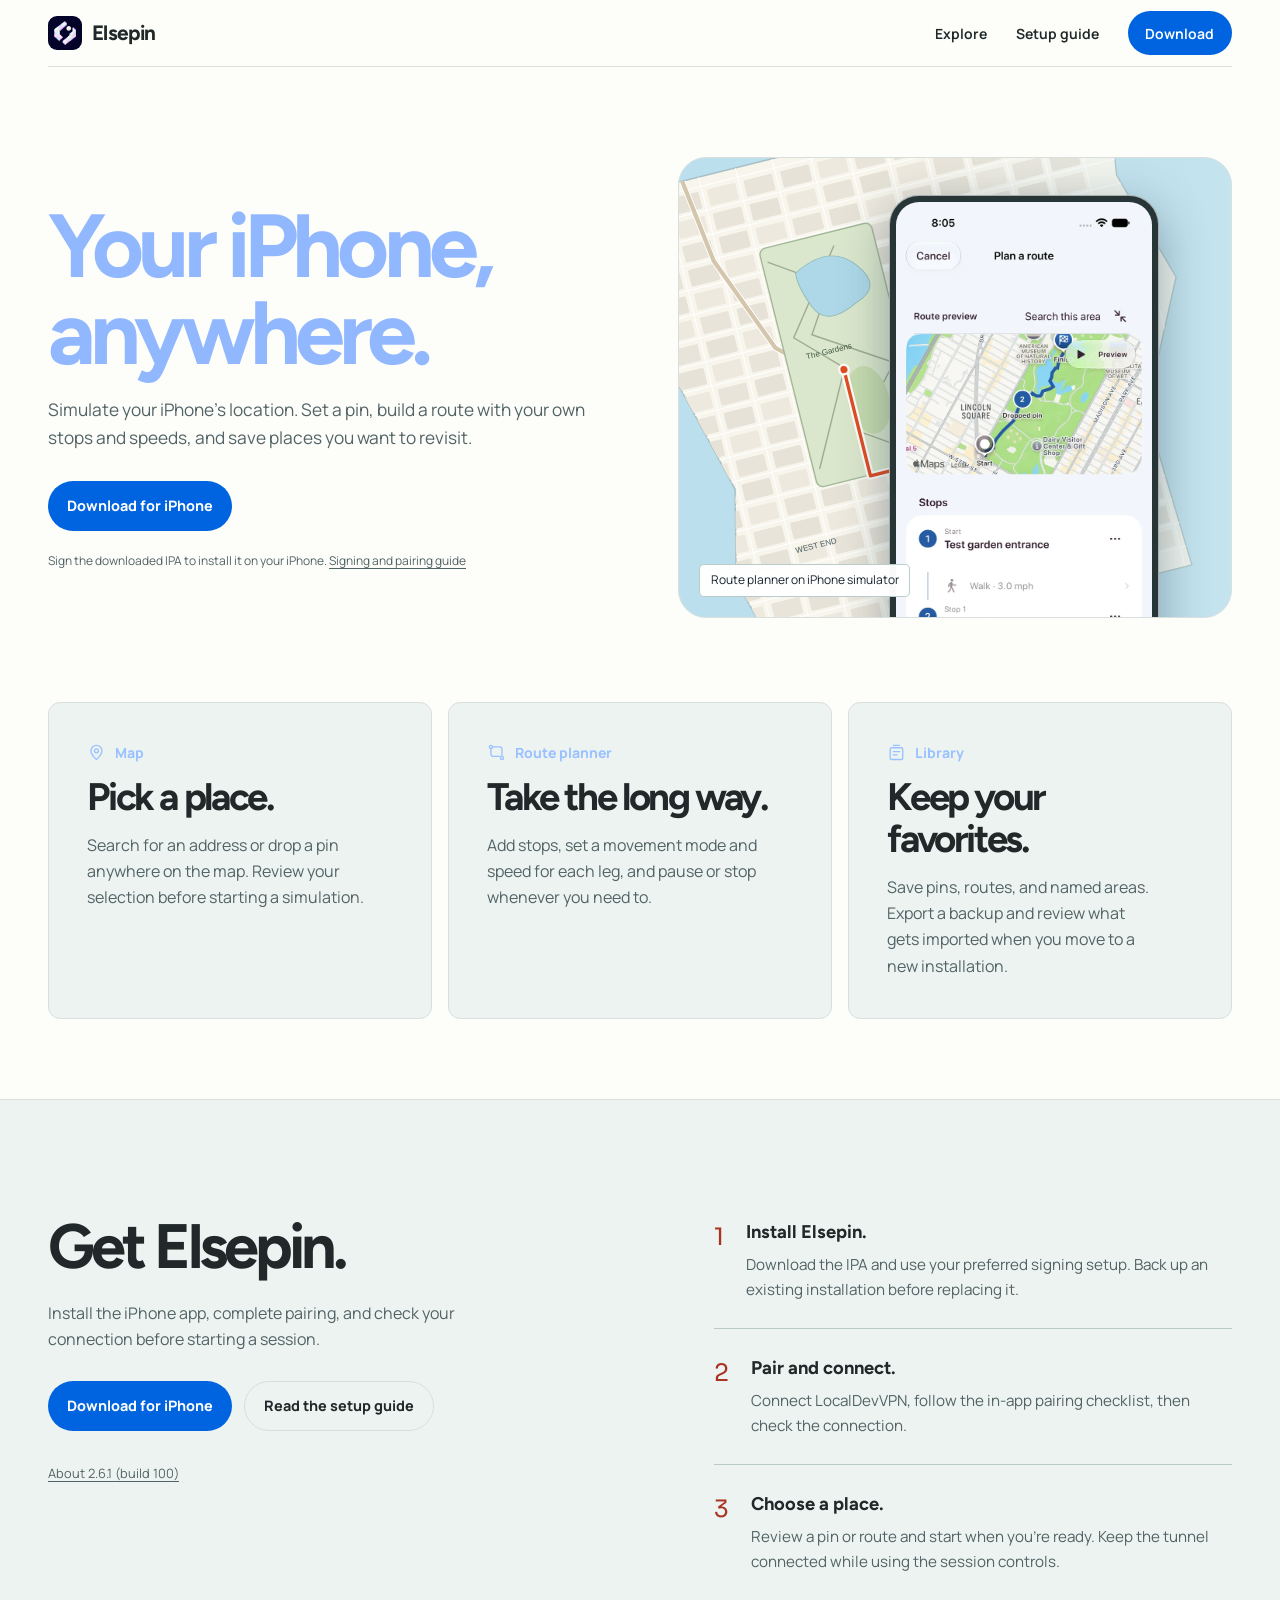
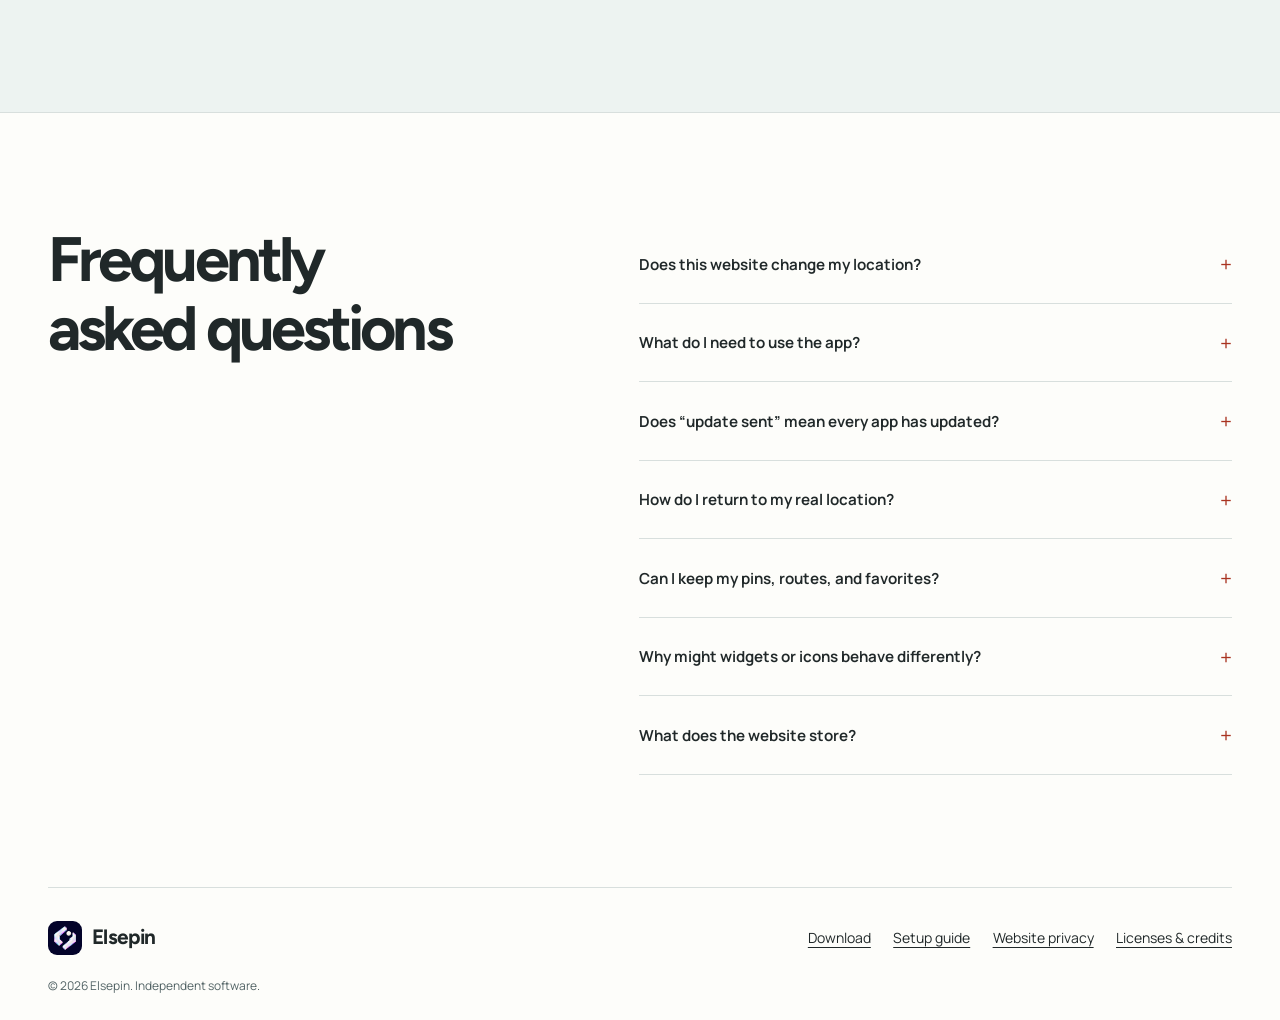
<file: website/index.html>
<!doctype html>
<html lang="en">
<head>
  <meta charset="utf-8">
  <meta name="viewport" content="width=device-width,initial-scale=1,viewport-fit=cover">
  <meta name="theme-color" content="#fdfdfa">
  <title>Elsepin — Location Simulator for iPhone</title>
  <meta name="description" content="Simulate a location on your iPhone with Elsepin. Choose a pin, plan a route with custom speeds and stops, and save your favorite places.">
  <link rel="canonical" href="https://elsepin.onrender.com/">
  <meta property="og:type" content="website">
  <meta property="og:site_name" content="Elsepin">
  <meta property="og:title" content="Elsepin — Location Simulator for iPhone">
  <meta property="og:description" content="Choose a pin, plan a route with custom speeds and stops, and save your favorite places.">
  <meta property="og:url" content="https://elsepin.onrender.com/">
  <meta property="og:image" content="https://elsepin.onrender.com/assets/social-preview.jpg">
  <meta property="og:image:width" content="1200">
  <meta property="og:image:height" content="630">
  <meta property="og:image:alt" content="Elsepin app icon and a route planner on iPhone">
  <meta name="twitter:card" content="summary_large_image">
  <link rel="icon" type="image/png" href="assets/prism.png">
  <link rel="apple-touch-icon" href="assets/prism.png">
  <link rel="preload" href="fonts/manrope.ttf" as="font" type="font/ttf" crossorigin>
  <link rel="preload" href="fonts/sora.ttf" as="font" type="font/ttf" crossorigin>
  <link rel="stylesheet" href="styles.css">
  <script defer src="app.js"></script>
</head>
<body class="landing">
<a tabindex="0" class="skip" href="#main">Skip to content</a>
<header class="site-header shell">
  <a tabindex="0" class="wordmark" href="index.html" aria-label="Elsepin home"><img src="assets/prism.png" width="38" height="38" alt="">Elsepin</a>
  <button class="nav-toggle" type="button" aria-expanded="false" aria-controls="navigation">Menu <svg class="icon" aria-hidden="true"><use href="symbols.svg#menu"/></svg></button>
  <nav id="navigation" aria-label="Main navigation">
    <a tabindex="0" href="#experience">Explore</a><a tabindex="0" href="guide.html">Setup guide</a>
    <a tabindex="0" class="nav-cta" href="/downloads/Elsepin-2.6.1-build100.ipa" download>Download</a>
  </nav>
</header>
<main id="main" tabindex="-1">
<section class="hero" aria-labelledby="hero-title">
  <div class="shell hero-content">
    <div class="hero-copy">
      <h1 id="hero-title">Your iPhone, anywhere.</h1>
      <p class="lead">Simulate your iPhone’s location. Set a pin, build a route with your own stops and speeds, and save places you want to revisit.</p>
      <div class="actions">
        <a tabindex="0" class="button pale" href="/downloads/Elsepin-2.6.1-build100.ipa" download>Download for iPhone</a>
        
      </div>
      <p class="small-note">Sign the downloaded IPA to install it on your iPhone. <a tabindex="0" href="guide.html">Signing and pairing guide</a></p>
    </div>
    <figure class="hero-product">
      <div class="hero-map-scene" aria-hidden="true"><img class="hero-map-image" src="city-map.svg" width="1400" height="1050" alt=""></div>
      <div class="hero-device"><img src="assets/route-planner.webp" width="660" height="1435" alt="Elsepin’s route planner showing a mapped route, walking speed, and a one-minute stop" fetchpriority="high"></div>
      <figcaption>Route planner on iPhone simulator</figcaption>
    </figure>
  </div>
</section>
<section id="experience" class="feature-grid shell" aria-label="Explore how Elsepin works">
    <article class="feature-card" data-story="0"><div><span class="story-feature"><svg class="icon" aria-hidden="true"><use href="symbols.svg#pin"/></svg>Map</span><h2>Pick a place.</h2><p>Search for an address or drop a pin anywhere on the map. Review your selection before starting a simulation.</p></div></article>
    <article class="feature-card" data-story="1"><div><span class="story-feature"><svg class="icon" aria-hidden="true"><use href="symbols.svg#route"/></svg>Route planner</span><h2>Take the long way.</h2><p>Add stops, set a movement mode and speed for each leg, and pause or stop whenever you need to.</p></div></article>
    <article class="feature-card" data-story="2"><div><span class="story-feature"><svg class="icon" aria-hidden="true"><use href="symbols.svg#library"/></svg>Library</span><h2>Keep your favorites.</h2><p>Save pins, routes, and named areas. Export a backup and review what gets imported when you move to a new installation.</p></div></article>
</section>
  <section id="setup" class="setup-section section-space" aria-labelledby="setup-title"><div class="shell setup">
    <div><h2 id="setup-title">Get Elsepin.</h2><p>Install the iPhone app, complete pairing, and check your connection before starting a session.</p><div class="actions"><a tabindex="0" class="button pale" href="/downloads/Elsepin-2.6.1-build100.ipa" download>Download for iPhone</a><a tabindex="0" class="button ghost" href="guide.html">Read the setup guide</a></div><div class="release-note"><a tabindex="0" href="guide.html#version">About 2.6.1 (build 100)</a></div></div>
    <ol class="setup-steps"><li><span>1</span><div><h3>Install Elsepin.</h3><p>Download the IPA and use your preferred signing setup. Back up an existing installation before replacing it.</p></div></li><li><span>2</span><div><h3>Pair and connect.</h3><p>Connect LocalDevVPN, follow the in-app pairing checklist, then check the connection.</p></div></li><li><span>3</span><div><h3>Choose a place.</h3><p>Review a pin or route and start when you’re ready. Keep the tunnel connected while using the session controls.</p></div></li></ol>
  </div></section>

  <section class="faq shell section-space" id="faq" aria-labelledby="faq-title"><div><h2 id="faq-title">Frequently asked questions</h2></div><div>
    <details><summary>Does this website change my location?</summary><p>No. The map on this website is an illustration. The site does not request your location, connect to your iPhone, or start a real session.</p></details>
    <details><summary>What do I need to use the app?</summary><p>An iPhone with a compatible signed installation, LocalDevVPN, and a valid pairing. Signing permissions and iOS behavior matter; a downloaded IPA alone is not a complete setup. Follow the <a tabindex="0" href="guide.html">setup guide</a> and the release’s requirements.</p></details>
    <details><summary>Does “update sent” mean every app has updated?</summary><p>No. Session status describes Elsepin’s own connection and updates. Another app may still show an older location. Optional provider checks show a reported location and its age; they do not guarantee a fresh update. Find My Devices and Find My People are different, and People support is not a promised working feature.</p></details>
    <details><summary>How do I return to my real location?</summary><p>Use <strong>Stop spoofing</strong> and wait for confirmation. If Elsepin can’t clear the location, connect to Wi-Fi, reconnect LocalDevVPN, and try again. Connecting to another device’s Wi-Fi hotspot can also work. Closing or force-quitting Elsepin doesn’t confirm that it cleared. Check the location in another app too.</p></details>
    <details><summary>Can I keep my pins, routes, and favorites?</summary><p>The app has a saved library and backup import/export. Before changing your installation or signing identity, export a backup. Imports let you review individual changes; keep pairing files private and separate.</p></details>
    <details><summary>Why might widgets or icons behave differently?</summary><p>Your signing setup must retain the extension and supported capabilities. Saved-location widgets need shared App Group access. Re-signing can affect those permissions and alternate icons; the website preview cannot verify your installation.</p></details>
    <details><summary>What does the website store?</summary><p>The site code has no analytics, account forms, or location requests. Hosting providers may retain normal request logs. <a tabindex="0" href="privacy.html">Read the website privacy note.</a></p></details>
  </div></section>
</main>
<footer class="site-footer shell"><a tabindex="0" class="wordmark" href="index.html"><img src="assets/prism.png" width="38" height="38" alt="">Elsepin</a><nav aria-label="Footer"><a tabindex="0" href="/downloads/Elsepin-2.6.1-build100.ipa" download>Download</a><a tabindex="0" href="guide.html">Setup guide</a><a tabindex="0" href="privacy.html">Website privacy</a><a tabindex="0" href="licenses.txt">Licenses & credits</a></nav><small>© 2026 Elsepin. Independent software.</small></footer>

</body>
</html>
</file>
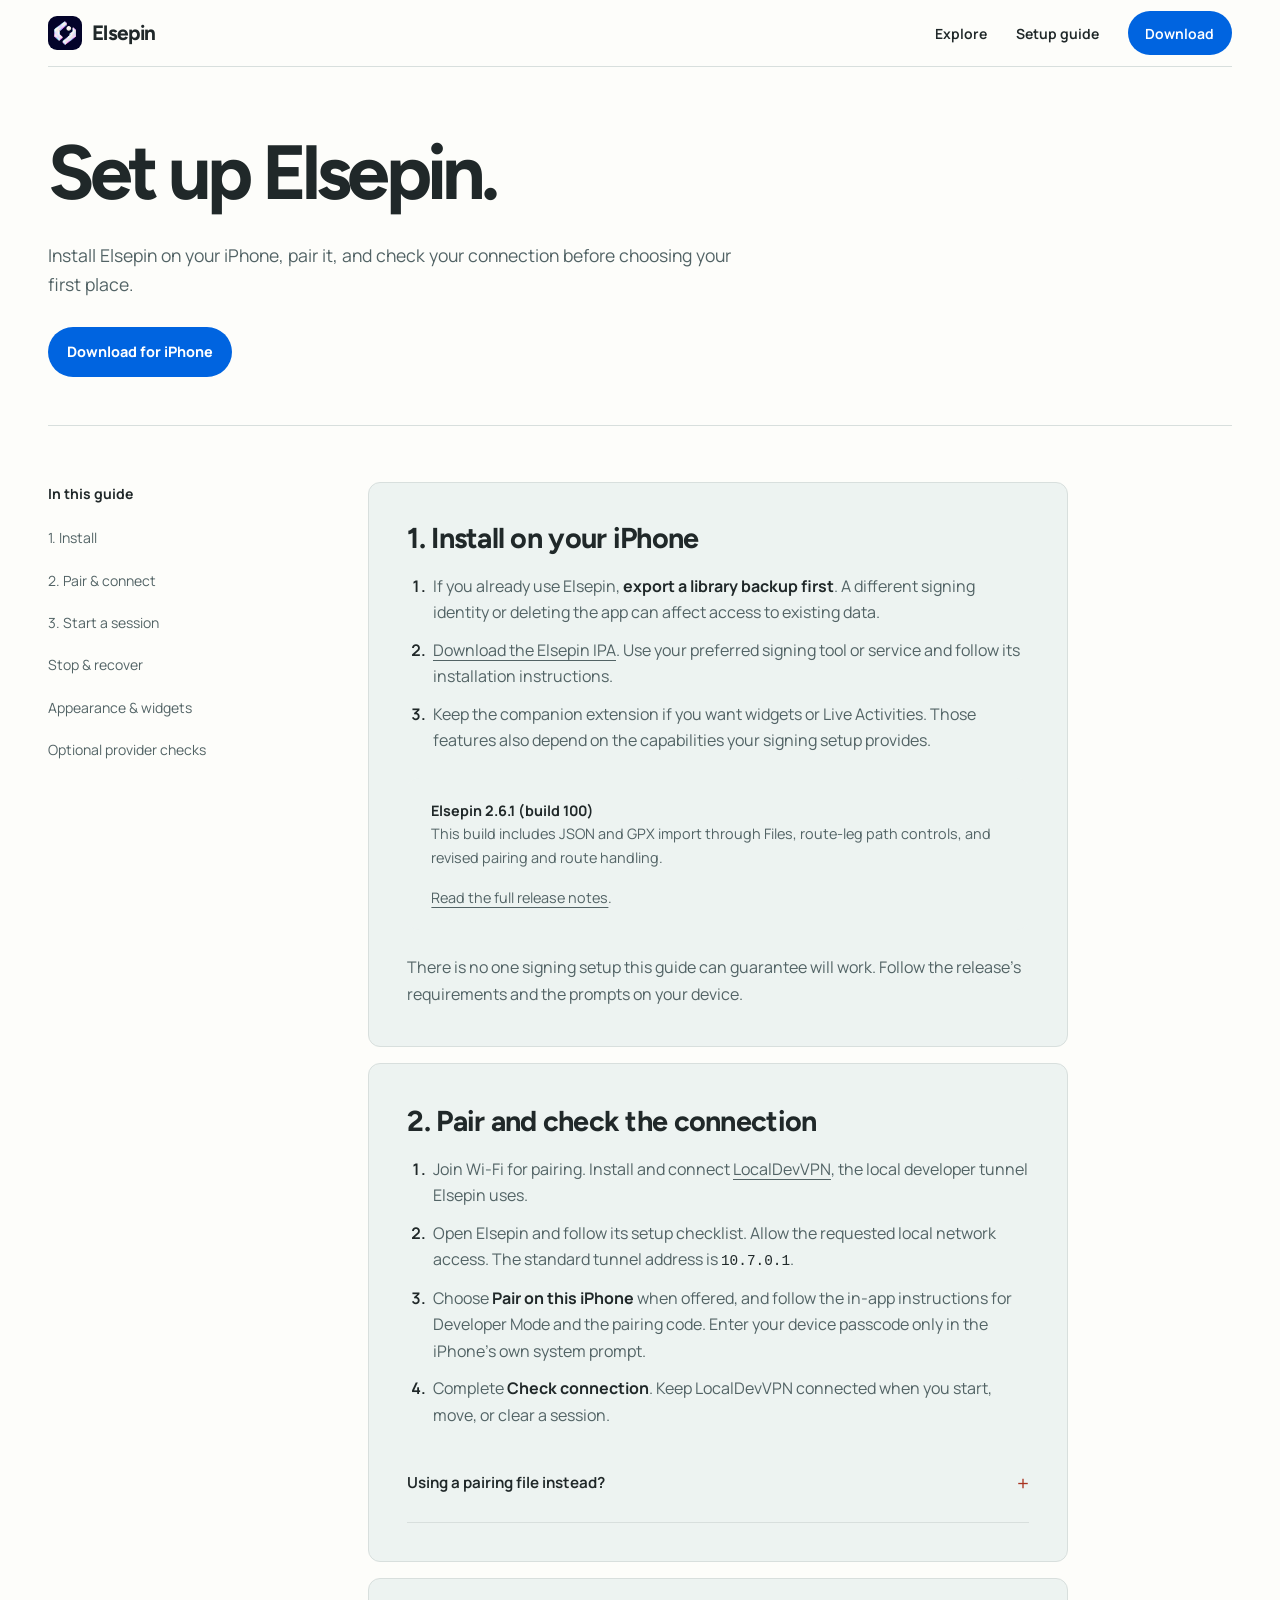
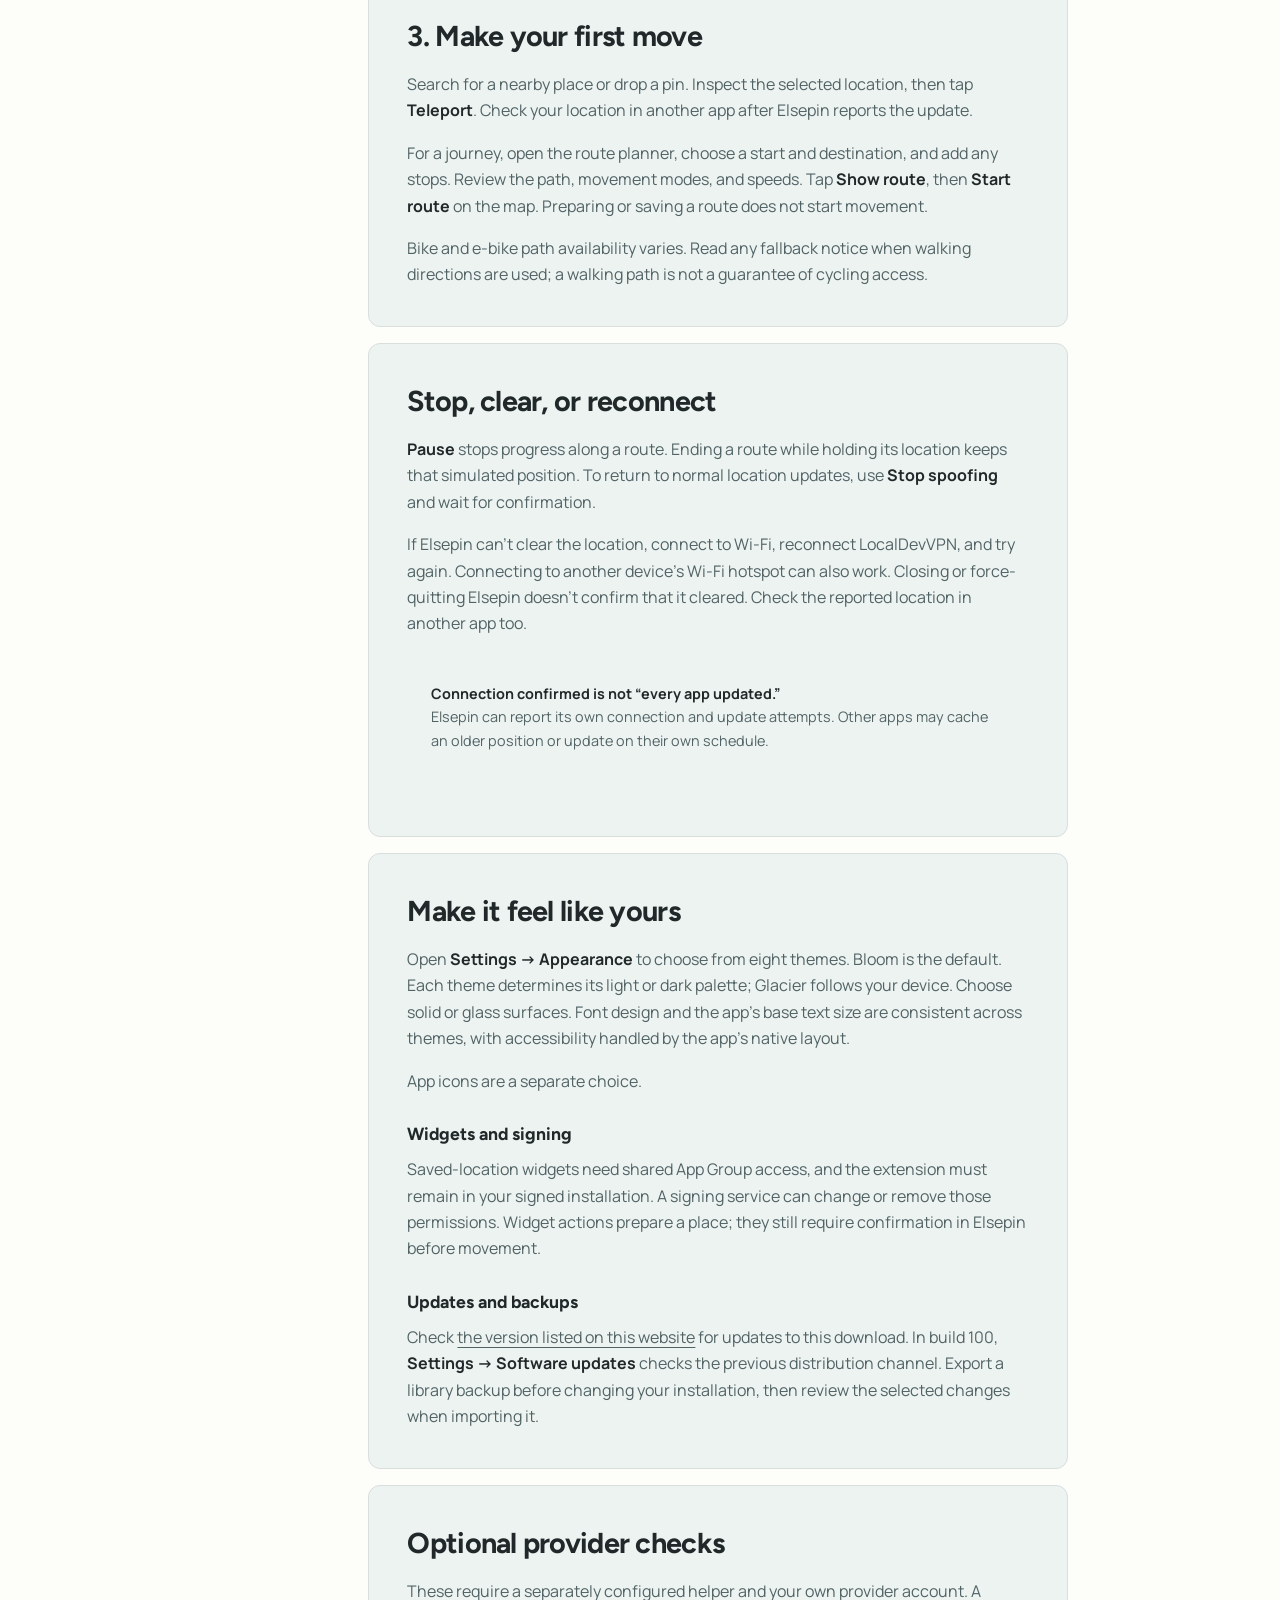
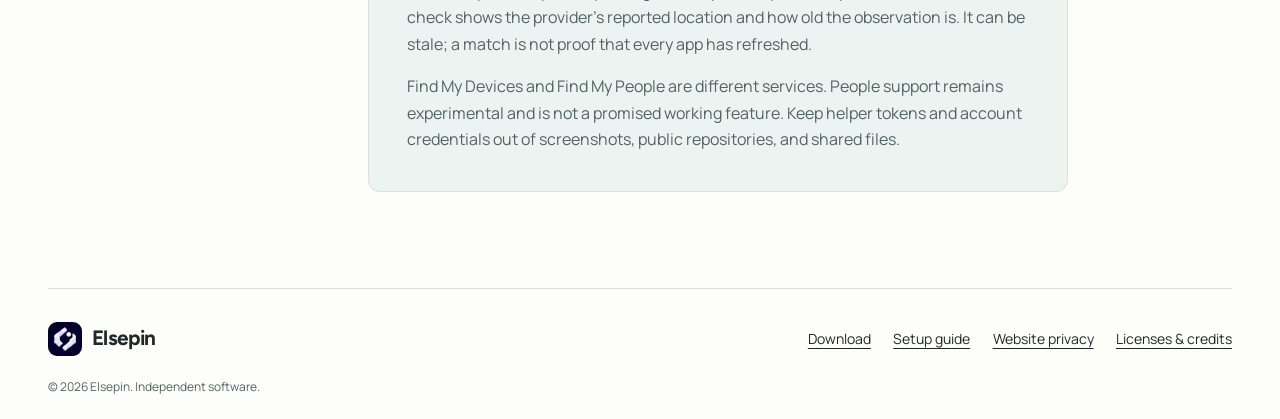
<file: website/guide.html>
<!doctype html>
<html lang="en">
<head>
  <meta charset="utf-8"><meta name="viewport" content="width=device-width,initial-scale=1,viewport-fit=cover">
  <meta name="theme-color" content="#fdfdfa"><title>Get started with Elsepin — iPhone Setup Guide</title>
  <meta name="description" content="Install Elsepin, pair your iPhone, connect LocalDevVPN, and start or safely clear a location simulation session.">
  <link rel="canonical" href="https://elsepin.onrender.com/guide">
  <meta property="og:type" content="website">
  <meta property="og:site_name" content="Elsepin">
  <meta property="og:title" content="Get started with Elsepin">
  <meta property="og:description" content="Install Elsepin, pair your iPhone, and connect LocalDevVPN.">
  <meta property="og:url" content="https://elsepin.onrender.com/guide">
  <meta property="og:image" content="https://elsepin.onrender.com/assets/social-preview.jpg">
  <meta property="og:image:alt" content="Elsepin app icon and a route planner on iPhone">
  <meta name="twitter:card" content="summary_large_image">
  <link rel="icon" href="assets/prism.png"><link rel="stylesheet" href="styles.css"><script defer src="app.js"></script>
</head>
<body class="document-page">
<a tabindex="0" class="skip" href="#main">Skip to content</a>
<header class="site-header shell">
  <a tabindex="0" class="wordmark" href="index.html" aria-label="Elsepin home"><img src="assets/prism.png" width="38" height="38" alt="">Elsepin</a>
  <button class="nav-toggle" type="button" aria-expanded="false" aria-controls="navigation">Menu <svg class="icon" aria-hidden="true"><use href="symbols.svg#menu"/></svg></button>
  <nav id="navigation" aria-label="Main navigation"><a tabindex="0" href="index.html#experience">Explore</a><a tabindex="0" href="guide.html" aria-current="page">Setup guide</a><a tabindex="0" class="nav-cta" href="/downloads/Elsepin-2.6.1-build100.ipa" download>Download</a></nav>
</header>
<main id="main" tabindex="-1" class="shell">
  <div class="document-header"><h1>Set up Elsepin.</h1><p class="lead">Install Elsepin on your iPhone, pair it, and check your connection before choosing your first place.</p><div class="actions"><a tabindex="0" class="button pale" href="/downloads/Elsepin-2.6.1-build100.ipa" download>Download for iPhone</a></div></div>
  <div class="document-layout">
    <nav class="document-nav" aria-label="On this page"><p>In this guide</p><a tabindex="0" href="#install">1. Install</a><a tabindex="0" href="#pair">2. Pair & connect</a><a tabindex="0" href="#start">3. Start a session</a><a tabindex="0" href="#stop">Stop & recover</a><a tabindex="0" href="#appearance">Appearance & widgets</a><a tabindex="0" href="#checks">Optional provider checks</a></nav>
    <div class="document-body">
      <section id="install" aria-labelledby="install-title">
        <h2 id="install-title">1. Install on your iPhone</h2>
        <ol><li>If you already use Elsepin, <strong>export a library backup first</strong>. A different signing identity or deleting the app can affect access to existing data.</li><li><a tabindex="0" href="/downloads/Elsepin-2.6.1-build100.ipa" download>Download the Elsepin IPA</a>. Use your preferred signing tool or service and follow its installation instructions.</li><li>Keep the companion extension if you want widgets or Live Activities. Those features also depend on the capabilities your signing setup provides.</li></ol>
        <div id="version" class="document-note"><strong>Elsepin 2.6.1 (build 100)</strong><p>This build includes JSON and GPX import through Files, route-leg path controls, and revised pairing and route handling.</p><p><a tabindex="0" href="/release-notes.txt">Read the full release notes</a>.</p></div>
        <p>There is no one signing setup this guide can guarantee will work. Follow the release’s requirements and the prompts on your device.</p>
      </section>
      <section id="pair" aria-labelledby="pair-title"><h2 id="pair-title">2. Pair and check the connection</h2>
        <ol><li>Join Wi-Fi for pairing. Install and connect <a tabindex="0" href="https://apps.apple.com/us/app/localdevvpn/id6755608044">LocalDevVPN</a>, the local developer tunnel Elsepin uses.</li><li>Open Elsepin and follow its setup checklist. Allow the requested local network access. The standard tunnel address is <code>10.7.0.1</code>.</li><li>Choose <strong>Pair on this iPhone</strong> when offered, and follow the in-app instructions for Developer Mode and the pairing code. Enter your device passcode only in the iPhone’s own system prompt.</li><li>Complete <strong>Check connection</strong>. Keep LocalDevVPN connected when you start, move, or clear a session.</li></ol>
        <details><summary>Using a pairing file instead?</summary><p>Create an RPPairing file with <a tabindex="0" href="https://github.com/jkcoxson/idevice_pair/releases">idevice_pair</a> on your computer, then choose the app’s import or paste pairing option. A SideStore pairing file uses a different format. Keep pairing files private; don’t include them in screenshots or shared backups.</p></details>
      </section>
      <section id="start" aria-labelledby="start-title"><h2 id="start-title">3. Make your first move</h2><p>Search for a nearby place or drop a pin. Inspect the selected location, then tap <strong>Teleport</strong>. Check your location in another app after Elsepin reports the update.</p><p>For a journey, open the route planner, choose a start and destination, and add any stops. Review the path, movement modes, and speeds. Tap <strong>Show route</strong>, then <strong>Start route</strong> on the map. Preparing or saving a route does not start movement.</p><p>Bike and e-bike path availability varies. Read any fallback notice when walking directions are used; a walking path is not a guarantee of cycling access.</p></section>
      <section id="stop" aria-labelledby="stop-title"><h2 id="stop-title">Stop, clear, or reconnect</h2><p><strong>Pause</strong> stops progress along a route. Ending a route while holding its location keeps that simulated position. To return to normal location updates, use <strong>Stop spoofing</strong> and wait for confirmation.</p><p>If Elsepin can’t clear the location, connect to Wi-Fi, reconnect LocalDevVPN, and try again. Connecting to another device’s Wi-Fi hotspot can also work. Closing or force-quitting Elsepin doesn’t confirm that it cleared. Check the reported location in another app too.</p><div class="document-note"><strong>Connection confirmed is not “every app updated.”</strong><p>Elsepin can report its own connection and update attempts. Other apps may cache an older position or update on their own schedule.</p></div></section>
      <section id="appearance" aria-labelledby="appearance-title"><h2 id="appearance-title">Make it feel like yours</h2><p>Open <strong>Settings → Appearance</strong> to choose from eight themes. Bloom is the default. Each theme determines its light or dark palette; Glacier follows your device. Choose solid or glass surfaces. Font design and the app’s base text size are consistent across themes, with accessibility handled by the app’s native layout.</p><p>App icons are a separate choice.</p><h3>Widgets and signing</h3><p>Saved-location widgets need shared App Group access, and the extension must remain in your signed installation. A signing service can change or remove those permissions. Widget actions prepare a place; they still require confirmation in Elsepin before movement.</p><h3>Updates and backups</h3><p>Check <a tabindex="0" href="#version">the version listed on this website</a> for updates to this download. In build 100, <strong>Settings → Software updates</strong> checks the previous distribution channel. Export a library backup before changing your installation, then review the selected changes when importing it.</p></section>
      <section id="checks" aria-labelledby="checks-title"><h2 id="checks-title">Optional provider checks</h2><p>These require a separately configured helper and your own provider account. A check shows the provider’s reported location and how old the observation is. It can be stale; a match is not proof that every app has refreshed.</p><p>Find My Devices and Find My People are different services. People support remains experimental and is not a promised working feature. Keep helper tokens and account credentials out of screenshots, public repositories, and shared files.</p></section>
    </div>
  </div>
</main>
<footer class="site-footer shell"><a tabindex="0" class="wordmark" href="index.html"><img src="assets/prism.png" width="38" height="38" alt="">Elsepin</a><nav aria-label="Footer"><a tabindex="0" href="/downloads/Elsepin-2.6.1-build100.ipa" download>Download</a><a tabindex="0" href="guide.html" aria-current="page">Setup guide</a><a tabindex="0" href="privacy.html">Website privacy</a><a tabindex="0" href="licenses.txt">Licenses & credits</a></nav><small>© 2026 Elsepin. Independent software.</small></footer>
</body></html>
</file>
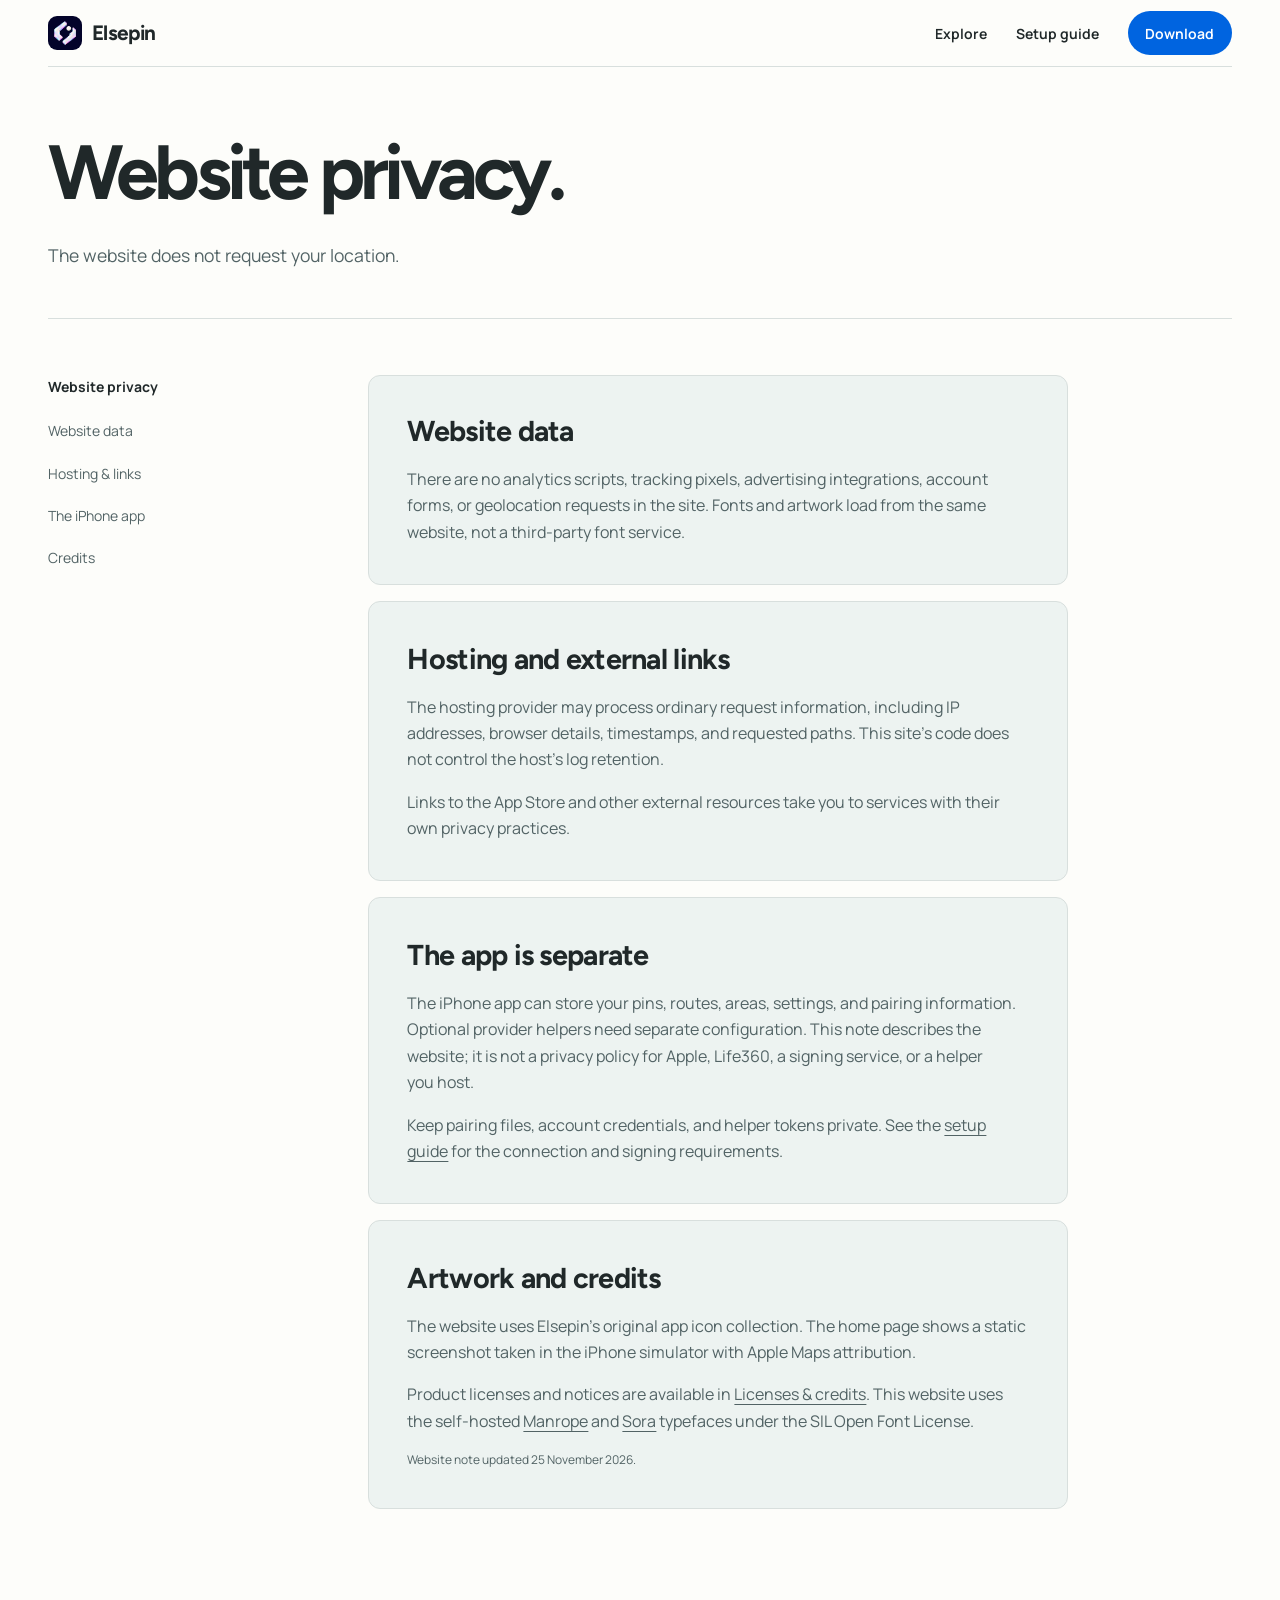
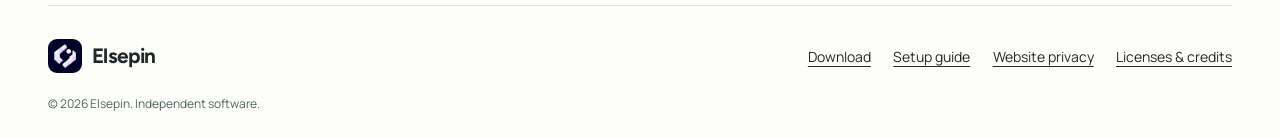
<file: website/privacy.html>
<!doctype html>
<html lang="en"><head>
  <meta charset="utf-8"><meta name="viewport" content="width=device-width,initial-scale=1,viewport-fit=cover"><meta name="theme-color" content="#fdfdfa">
  <title>Website Privacy — Elsepin</title><meta name="description" content="Learn how Elsepin’s website handles browser storage, hosting, and external links.">
  <link rel="canonical" href="https://elsepin.onrender.com/privacy">
  <link rel="icon" href="assets/prism.png"><link rel="stylesheet" href="styles.css"><script defer src="app.js"></script>
</head><body class="document-page">
<a tabindex="0" class="skip" href="#main">Skip to content</a>
<header class="site-header shell"><a tabindex="0" class="wordmark" href="index.html" aria-label="Elsepin home"><img src="assets/prism.png" width="38" height="38" alt="">Elsepin</a><button class="nav-toggle" type="button" aria-expanded="false" aria-controls="navigation">Menu <svg class="icon" aria-hidden="true"><use href="symbols.svg#menu"/></svg></button><nav id="navigation" aria-label="Main navigation"><a tabindex="0" href="index.html#experience">Explore</a><a tabindex="0" href="guide.html">Setup guide</a><a tabindex="0" class="nav-cta" href="/downloads/Elsepin-2.6.1-build100.ipa" download>Download</a></nav></header>
<main id="main" tabindex="-1" class="shell"><div class="document-header"><h1>Website privacy.</h1><p class="lead">The website does not request your location.</p></div><div class="document-layout"><nav class="document-nav" aria-label="On this page"><p>Website privacy</p><a tabindex="0" href="#choices">Website data</a><a tabindex="0" href="#hosting">Hosting & links</a><a tabindex="0" href="#app">The iPhone app</a><a tabindex="0" href="#credits">Credits</a></nav><div class="document-body">
<section id="choices"><h2>Website data</h2><p>There are no analytics scripts, tracking pixels, advertising integrations, account forms, or geolocation requests in the site. Fonts and artwork load from the same website, not a third-party font service.</p></section>
<section id="hosting"><h2>Hosting and external links</h2><p>The hosting provider may process ordinary request information, including IP addresses, browser details, timestamps, and requested paths. This site’s code does not control the host’s log retention.</p><p>Links to the App Store and other external resources take you to services with their own privacy practices.</p></section>
<section id="app"><h2>The app is separate</h2><p>The iPhone app can store your pins, routes, areas, settings, and pairing information. Optional provider helpers need separate configuration. This note describes the website; it is not a privacy policy for Apple, Life360, a signing service, or a helper you host.</p><p>Keep pairing files, account credentials, and helper tokens private. See the <a tabindex="0" href="guide.html">setup guide</a> for the connection and signing requirements.</p></section>
<section id="credits"><h2>Artwork and credits</h2><p>The website uses Elsepin’s original app icon collection. The home page shows a static screenshot taken in the iPhone simulator with Apple Maps attribution.</p><p>Product licenses and notices are available in <a tabindex="0" href="licenses.txt">Licenses & credits</a>. This website uses the self-hosted <a tabindex="0" href="fonts/manrope-OFL.txt">Manrope</a> and <a tabindex="0" href="fonts/sora-OFL.txt">Sora</a> typefaces under the SIL Open Font License.</p><p class="small-note">Website note updated 25 November 2026.</p></section>
</div></div></main>
<footer class="site-footer shell"><a tabindex="0" class="wordmark" href="index.html"><img src="assets/prism.png" width="38" height="38" alt="">Elsepin</a><nav aria-label="Footer"><a tabindex="0" href="/downloads/Elsepin-2.6.1-build100.ipa" download>Download</a><a tabindex="0" href="guide.html">Setup guide</a><a tabindex="0" href="privacy.html" aria-current="page">Website privacy</a><a tabindex="0" href="licenses.txt">Licenses & credits</a></nav><small>© 2026 Elsepin. Independent software.</small></footer>
</body></html>
</file>
<file: website/styles.css>
@font-face { font-family: Manrope; src: url('fonts/manrope.ttf') format('truetype'); font-weight: 200 800; font-display: swap; }
@font-face { font-family: Sora; src: url('fonts/sora.ttf') format('truetype'); font-weight: 100 800; font-display: swap; }
:root {
  /* Astryx Neutral shape scale, meta/astryx a348cd8 */
  --radius-element:.625rem;
  --radius-container:.75rem;
  --radius-page:1.75rem;
  --radius-full:9999px; color-scheme:light; --paper:#fdfdfa; --ink:#202829; --muted:#526365; --line:#d8dfdd; --studio:#edf3f1; --route-ink:#a93320; --sea:#cde8ef; --ease-out:cubic-bezier(.23,1,.32,1); font:100%/1.65 Manrope,Arial,sans-serif; color:var(--ink); background:var(--paper); scrollbar-color:#718485 var(--paper); }
* { box-sizing:border-box; }
html { scroll-behavior:smooth; scroll-padding-top:2rem; }
body { margin:0; padding-inline:env(safe-area-inset-left) env(safe-area-inset-right); overflow-wrap:break-word; }
::selection { background:#ffd9c9; color:var(--ink); }
a { color:inherit; text-underline-offset:.25em; }
button,select { font:inherit; color:inherit; }
button,select,summary,a { -webkit-tap-highlight-color:transparent; touch-action:manipulation; }
button { border:0; background:none; cursor:pointer; }
button:disabled,select:disabled { cursor:default; opacity:.65; }
button,.button { transition:transform 160ms var(--ease-out),background-color 160ms; }
button:active:not(:disabled),.button:active { transform:scale(.98); }
:focus-visible { outline:3px solid #145f83; outline-offset:4px; }
[hidden] { display:none !important; }
img,svg { display:block; max-width:100%; }
img { height:auto; }
h1,h2,h3,h4,p,figure { margin:0; }
h1,h2 { font-family:Sora,Manrope,sans-serif; font-weight:600; line-height:1.09; letter-spacing:-.062em; text-wrap:balance; }
h1 { font-size:clamp(3.5rem,7.1vw,7.25rem); }
h2 { font-size:clamp(2.65rem,4.9vw,5rem); }
h3 { font-size:1.15rem; line-height:1.4; font-weight:650; }
em { font-style:normal; color:var(--route-ink); }
p { text-wrap:pretty; }
.shell { width:min(75rem,calc(100% - 6rem)); margin-inline:auto; }
.section-space { padding-block:7rem; }
.icon { width:1.35em; height:1.35em; flex:0 0 auto; fill:none; stroke:currentColor; stroke-width:1.7; stroke-linecap:round; stroke-linejoin:round; }
.sr-only { position:absolute; width:1px; height:1px; padding:0; overflow:hidden; clip-path:inset(50%); white-space:nowrap; }
.skip { position:absolute; top:.5rem; left:1rem; padding:.75rem 1rem; z-index:30; background:var(--paper); transform:translateY(-180%); }
.skip:focus { transform:none; }
.glass { background:#fffffff2; border:1px solid #b7caca; box-shadow:0 10px 28px #38545a20; -webkit-backdrop-filter:blur(16px); backdrop-filter:blur(16px); }
.site-header { display:flex; align-items:center; justify-content:space-between; gap:2rem; padding:.7rem 0; position:relative; z-index:5; border-bottom:1px solid var(--line); }
.wordmark { display:inline-flex; align-items:center; align-self:start; gap:.65rem; font-size:1.3rem; font-weight:780; letter-spacing:-.045em; text-decoration:none; line-height:1.2; min-height:44px; }
.wordmark img { width:34px; border-radius:9px; }
.site-header nav { display:flex; align-items:center; gap:1.8rem; flex-wrap:wrap; }
.site-header nav a { text-decoration:none; font-size:.875rem; font-weight:650; padding-block:.55rem; }
.nav-cta { display:inline-flex; align-items:center; justify-content:center; padding:.45rem 1.1rem; min-height:44px; background:#e5edeb; color:var(--ink); border-radius:.6rem; font-weight:750; }
.nav-toggle { display:none; align-items:center; gap:.55rem; min-height:44px; padding:.5rem .75rem; border:1px solid var(--line); border-radius:1rem; font-size:.875rem; }
.hero { position:relative; isolation:isolate; }
.hero-content { padding-block:clamp(3.25rem,7vw,5.8rem) 3.75rem; }
.hero-copy { max-width:68rem; margin-inline:auto; text-align:center; }
.hero h1 { font-size:clamp(3.1rem,6.45vw,5.8rem); }
.lead { margin-top:1.15rem; color:var(--muted); font-size:1.08rem; max-width:34rem; line-height:1.65; }
.actions { display:flex; flex-wrap:wrap; align-items:center; gap:.7rem; margin-top:1.75rem; }
.button { display:inline-flex; align-items:center; justify-content:center; gap:.6rem; padding:.75rem 1.2rem; min-height:50px; max-width:100%; border-radius:var(--radius-full); font-size:.9rem; font-weight:750; text-decoration:none; }
.pale,.dark { background:var(--route-ink); color:#fff; }
.ghost { border:1px solid #a9baba; background:var(--paper); color:var(--ink); }
.text-link { display:inline-flex; align-items:center; gap:.8rem; min-height:44px; max-width:100%; color:inherit; font-size:.875rem; font-weight:650; text-align:start; text-decoration:underline; text-underline-offset:.35em; padding-block:.35rem; }
.small-note { margin-top:1.3rem; color:var(--muted); font-size:.75rem; }
.hero-product { position:relative; display:grid; grid-template-columns:minmax(0,1fr); justify-items:start; align-content:end; isolation:isolate; min-width:0; min-height:clamp(24rem,45vw,36rem); margin-top:3rem; padding:1.25rem; border:1px solid #afcdd2; border-radius:1rem; overflow:hidden; background:var(--sea); }
.hero-map-scene { position:absolute; inset:0; z-index:-1; overflow:hidden; }
.hero-map-scene::after { content:''; position:absolute; inset:0; background:linear-gradient(90deg,transparent 42%,#d7edf250); }
.hero-map-image { width:100%; height:100%; object-fit:cover; object-position:center 68%; transform:scale(1.08); }
.hero-device { position:absolute; right:11%; top:8%; width:min(37%,16rem); padding:6px; background:#283537; border:1px solid #fff9; border-radius:1.85rem; box-shadow:0 14px 48px #22414e6b; }
.hero-device img { width:100%; aspect-ratio:660/1435; border-radius:1.45rem; }
.hero-product figcaption { margin-top:.75rem; max-width:100%; color:var(--ink); background:#fffffff7; padding:.35rem .65rem; border:1px solid #bacbcc; border-radius:.3rem; font-size:.75rem; overflow-wrap:anywhere; }
.scroll-story { position:relative; isolation:isolate; }
.story-visual { position:sticky; top:0; height:100svh; overflow:hidden; z-index:-1; background:var(--paper); }
.story-map-wrap { position:absolute; inset:0 -7% 0 28%; transform:translate3d(0,0,0); }
.story-map { width:100%; height:100%; object-fit:cover; opacity:.94; }
.story-visual::after { content:''; position:absolute; inset:0; background:linear-gradient(90deg,var(--paper) 5%,#fdfdfafc 33%,#fdfdfa08 73%),linear-gradient(0deg,var(--paper),transparent 17%,transparent 84%,var(--paper)); }
.story-dot { position:absolute; left:55%; top:50%; width:20px; height:20px; background:#dc4a26; border:4px solid #fff; border-radius:50%; box-shadow:0 0 0 12px #dc4a2630; }
.story-hud { position:absolute; bottom:15%; right:7%; z-index:1; display:flex; align-items:center; gap:1rem; padding:1.15rem 1.3rem; border-radius:1.25rem; }
.story-hud > .icon { color:var(--route-ink); }
.story-hud strong,.story-hud div span { display:block; }
.story-hud strong { font-size:.95rem; }
.story-hud div span { font-size:.75rem; color:var(--muted); }
.story-map-note { position:absolute; right:7%; bottom:10%; z-index:1; color:var(--ink); padding:.15rem .55rem; border-radius:.25rem; background:#fff; }
.story-steps { margin-top:-100svh; position:relative; }
.story-step { min-height:clamp(28rem,77svh,52rem); display:flex; align-items:center; padding-block:4rem; }
.story-step > div { min-width:0; max-width:30rem; }
.story-step h2 { font-size:clamp(2.5rem,4.8vw,4.5rem); }
.story-step p { max-width:26rem; font-size:1.075rem; color:var(--muted); margin-block:1.1rem .6rem; }
.story-feature { display:flex; align-items:center; gap:.55rem; font-size:.875rem; font-weight:750; color:var(--route-ink); margin-bottom:.8rem; }
.studio-section { position:relative; background:#f0f6f5; border-block:1px solid var(--line); }
.studio-heading { display:flex; justify-content:space-between; align-items:flex-end; gap:3rem; margin-bottom:2.25rem; }
.studio-heading p { color:var(--muted); max-width:24rem; font-size:1rem; }
.studio { display:grid; grid-template-columns:minmax(0,1.45fr) minmax(0,1fr); gap:clamp(2rem,5vw,4.5rem); align-items:start; }
.studio > *, .preview-identity > div, .phone-list-item > div, .phone-identity > div { min-width:0; }
.studio-controls { max-width:none; min-width:0; }
.studio-controls h3 { font-size:.95rem; }
.theme-choices { display:grid; grid-template-columns:repeat(auto-fit,minmax(min(100%,6rem),1fr)); gap:.6rem; margin-top:1rem; }
.theme-choices button { display:flex; flex-direction:column; align-items:flex-start; justify-content:center; gap:.45rem; padding:.75rem .65rem; border:1px solid #b3c5c3; border-radius:var(--radius-element); font-size:.82rem; min-height:4.2rem; background:var(--paper); }
.theme-choices button[aria-pressed=true] { border-color:var(--route-ink); background:#ffebe2; box-shadow:inset 0 0 0 1px var(--route-ink); }
.theme-chips { display:flex; gap:.15rem; }
.theme-chips i { width:.75rem; height:.75rem; border:1px solid #738786; border-radius:50%; }
.theme-description { margin-block:1.5rem; min-height:6.25rem; }
.theme-description > div { display:flex; flex-wrap:wrap; align-items:center; justify-content:space-between; gap:.5rem 1rem; }
.theme-description h4 { font-size:1.5rem; font-weight:600; letter-spacing:-.03em; }
.theme-description p { color:var(--muted); font-size:.85rem; margin-top:.4rem; }
.swatches { display:flex; gap:.35rem; }
.swatches span { width:.85rem; height:.85rem; border:1px solid #738786; border-radius:50%; }
.preview-options { display:flex; flex-wrap:wrap; align-items:center; justify-content:space-between; gap:.7rem; border-top:1px solid var(--line); padding-block:.5rem; }
.preview-options label { font-size:.85rem; }
.preview-options select { font-size:1rem; min-height:44px; border:0; padding:.35rem .25rem; background:transparent; max-width:100%; border-radius:.25rem; }
option { background:var(--paper); color:var(--ink); }
.control-help { font-size:.75rem; color:var(--muted); margin-top:.4rem; min-height:3.5em; }
.icon-section { margin-top:1.7rem; }
.icon-section > p { color:var(--muted); font-size:.8rem; margin-top:.4rem; }
.icon-choices { display:grid; grid-template-columns:repeat(7,minmax(0,1fr)); gap:.45rem; margin-top:1rem; }
.icon-choices button { border-radius:var(--radius-container); padding:.3rem; min-width:0; min-height:44px; border:2px solid transparent; }
.icon-choices button[aria-pressed=true] { border-color:var(--route-ink); }
.icon-choices img { border-radius:.55rem; width:100%; aspect-ratio:1; }
.reset { margin-top:1.2rem; }
.preview-jump { display:flex; }
.phone-stage { width:100%; min-width:0; position:sticky; top:2rem; }
.preview-identity { display:flex; align-items:center; flex-wrap:wrap; gap:.65rem; margin-bottom:.85rem; }
.preview-identity img { width:52px; height:52px; border-radius:12px; }
.preview-identity strong { display:block; font-size:.95rem; }
.preview-identity #icon-name { display:block; font-size:.75rem; color:var(--muted); }
.preview-badge { font-size:.75rem; margin-left:auto; padding:.25rem .55rem; border:1px solid #9fb5b7; border-radius:.35rem; }
.phone {
  --accent: #a62e76; --onAccent: #ffffff; --canvas: #f8eff3; --surface: #fff9fc;
  --text: #352131; --muted: #755c6d; --park: #ecdfeb; --road: #d9ccd8; --water: #e2d2e4;
  background: var(--canvas); color: var(--text); border:1px solid #a9bdbc; border-radius:.85rem; padding:.5rem;
  box-shadow:0 9px 24px #324e5014;
  isolation: isolate; container-type: inline-size;
}
.phone ::selection { color: var(--surface); background: var(--text); }
.phone-screen { min-width:0; border-radius:.55rem; }
.map-screen { display:flex; flex-direction:column; background:var(--canvas); }
.map-art { width: 100%; height: auto; flex-grow: 1; min-height: 0; }
.demo-dot { transform-box: fill-box; transform-origin: center; transition: transform 450ms var(--ease-out); }
.phone[data-route-playing=true] .demo-dot { transition:none; }
.phone[data-demo-active=true] .demo-dot { transform: translate(var(--demo-x,177px), var(--demo-y,-67px)); }
.demo-map { position:relative; width:100%; }
.demo-map .map-art { width:100%; height:auto; }
.demo-place { position:absolute; transform:translate(-50%,-50%); width:44px; height:44px; display:grid; place-items:center; border-radius:50%; color:var(--accent); }
.demo-place .icon { width:30px; height:30px; padding:6px; background:var(--surface); border:1px solid var(--accent); border-radius:50%; box-shadow:0 3px 8px #0002; }
.demo-place[aria-pressed=true] .icon { background:var(--accent); color:var(--onAccent); box-shadow:0 0 0 5px color-mix(in srgb,var(--accent) 18%,transparent); }
.demo-place:active:not(:disabled) { transform:translate(-50%,-50%) scale(.94); }
.demo-place.waterfront { left:70.88%; top:38.39%; }
.demo-place.gardens { left:34.41%; top:20%; }
.demo-place.riverside { left:81.76%; top:83.87%; }
.phone-tray { background:var(--surface); border-radius:.55rem; margin:0; padding:clamp(.65rem,2.5vw,1.25rem); }
.tray-title { display: flex; justify-content: space-between; align-items: center; gap: .5rem; }
.tray-title h4 { min-width:0; font-size:1.1rem; font-weight:700; overflow-wrap:anywhere; }
.tray-title .icon { color: var(--accent); }
.phone-tray p { margin-top: .3rem; font-size: .75rem; color: var(--muted); }
.phone-tray button { display:flex; justify-content:center; align-items:center; gap:.45rem; background:var(--accent); color:var(--onAccent); padding:.55rem .8rem; border-radius:.45rem; min-height:44px; font-weight:750; font-size:.85rem; }
.phone-tabs { display:flex; flex-wrap:wrap; gap:.2rem; background:var(--surface); border-radius:.55rem; margin-bottom:.35rem; padding:.35rem; }
.phone-tabs button { flex:1 1 4.8rem; display:flex; justify-content:center; align-items:center; flex-wrap:wrap; gap:.35rem; border-radius:.4rem; font-size:.85rem; min-height:44px; padding:.5rem .25rem; color:var(--muted); }
.phone-tabs button .icon { width: 1.05rem; height: 1.05rem; }
.phone-tabs button[aria-pressed=true] { color: var(--accent); background: var(--canvas); font-weight: 750; }
.library-screen, .settings-screen { padding:clamp(1rem,4vw,2rem); min-height:21rem; background:var(--canvas); }
.library-screen > h4, .settings-screen > h4 { font-size: 1.75rem; letter-spacing: -.03em; }
.phone-subtitle { font-size: .8rem; color: var(--muted); margin: .25rem 0 1.5rem; }
.phone-list-item { display: flex; align-items: center; gap: .8rem; background: var(--surface); padding: 1.1rem .8rem; border-bottom: 1px solid var(--road); }
.phone-list-item > .icon { color: var(--accent); }
.phone-list-item > .icon:last-child { margin-left: auto; }
.phone-list-item b, .phone-identity b { display: block; font-size: .95rem; }
.phone-list-item small, .phone-identity small { display: block; color: var(--muted); font-size: .75rem; margin-top: .2rem; }
.phone-footnote { font-size: .75rem; color: var(--muted); margin-top: 1.3rem; }
.phone-identity { display: flex; align-items: center; gap: .8rem; margin-block: 1.5rem; }
.phone-identity img { width: 3rem; height: 3rem; border-radius: .7rem; }
.phone-setting { display: flex; align-items: center; justify-content: space-between; gap: .6rem; padding: 1rem .2rem; border-top: 1px solid var(--road); font-size: .85rem; }
.phone-setting .icon { width: 1rem; height: 1rem; color: var(--muted); }
@container (max-width: 20em) {
  .phone-list-item { gap: .5rem; padding-inline: .5rem; }
  .phone-list-item > div { flex: 1; }
  .phone-list-item > .icon:last-child { display: none; }
  .phone-identity { flex-direction: column; align-items: flex-start; }
}
.phone.glass .phone-tray { background: color-mix(in srgb, var(--surface) 87%, transparent); backdrop-filter: blur(12px); }
.phone.glass .map-screen { background: linear-gradient(155deg, var(--canvas) 65%, var(--park)); }
.preview-caption { font-size: .75rem; color: var(--muted); margin-top: 1.2rem; line-height: 1.7; }
.preview-fallback { padding-top: 2rem; }
.document-header { padding-block: 4rem 3rem; border-bottom: 1px solid var(--line); }
.document-header h1 { font-size: clamp(3rem, 6vw, 5.3rem); max-width: 13ch; }
.document-header .lead { font-size: 1.1rem; color: var(--muted); margin-top: 1.6rem; max-width: 43rem; }
.document-layout { display: grid; grid-template-columns: 15rem minmax(0,1fr); gap: 5rem; padding-block: 3.5rem 6rem; }
.document-nav { align-self: start; position: sticky; top: 2rem; }
.document-nav p { font-size: .875rem; font-weight: 700; margin-bottom: .75rem; }
.document-nav a { display: block; padding-block: .6rem; font-size: .875rem; color: var(--muted); text-decoration: none; }
.document-body { max-width: 70ch; min-width: 0; }
.document-body section + section { margin-top: 3rem; padding-top: 2.5rem; border-top: 1px solid var(--line); }
.document-body h2 { font-size: 1.8rem; letter-spacing: -.025em; line-height: 1.25; margin-bottom: 1rem; }
.document-body h3 { margin-block: 1.75rem .6rem; font-size: 1.1rem; }
.document-body p, .document-body li { color: var(--muted); }
.document-body p + p { margin-top: 1rem; }
.document-body strong { color: var(--ink); font-weight: 700; }
.document-body ol, .document-body ul { padding-left: 1.35rem; }
.document-body li { padding-left: .25rem; margin-block: .7rem; }
.document-body li::marker { color: var(--ink); font-weight: 650; }
.document-body a { overflow-wrap: anywhere; }
.document-body .button { margin-top:.8rem; }
.document-note { background: var(--studio); padding: 1.3rem 1.5rem; border-radius: .75rem; margin-block: 1.5rem; font-size: .9rem; }
.document-note:first-child { margin-top: 0; }
.document-body code { font-size: .9em; color: var(--ink); font-family: ui-monospace, Consolas, monospace; overflow-wrap: anywhere; }
.error-page { min-height: 60vh; padding-block: 5rem; }
.error-page p { margin-block: 1.5rem; max-width: 38rem; color: var(--muted); }

.setup-section { background:#eaf3f2; position:relative; border-block:1px solid var(--line); }
.setup { display:grid; grid-template-columns:minmax(0,1.1fr) minmax(0,1fr); gap:6rem; }
.setup > div > p { color:var(--muted); max-width:30rem; margin:1.25rem 0 1.5rem; }
.release-note { padding-top:2rem; font-size:.8rem; max-width:30rem; }
.release-note > a { display:inline-flex; align-items:center; gap:.5rem; color:var(--route-ink); }
.setup-steps { margin:0; padding:0; list-style:none; }
.setup-steps li { display:flex; align-items:flex-start; gap:1.4rem; padding-block:1.65rem; border-top:1px solid #b8cac8; }
.setup-steps li:first-child { border:0; padding-top:.5rem; }
.setup-steps li > span { color:var(--route-ink); font-family:Sora,sans-serif; font-size:1.5rem; line-height:1.2; padding-top:.2rem; }
.setup-steps p { color:var(--muted); font-size:.95rem; margin-top:.4rem; }
.faq { display:grid; grid-template-columns:1fr 1.2fr; gap:6rem; }
details { border-bottom:1px solid var(--line); }
summary { cursor:pointer; display:flex; align-items:center; justify-content:space-between; gap:1.4rem; list-style:none; padding-block:1.35rem; font-size:.95rem; font-weight:650; }
summary::-webkit-details-marker { display:none; }
summary::after { content:'+'; font-size:1.3rem; font-weight:400; color:var(--route-ink); }
details[open] summary::after { content:'−'; }
details > p { color:var(--muted); font-size:.9rem; padding:0 1rem 1.4rem 0; max-width:70ch; }
.site-footer { display:grid; grid-template-columns:auto minmax(0,1fr); align-items:center; gap:1rem 2rem; padding-block:1.75rem 1.5rem; border-top:1px solid var(--line); }
.site-footer nav { justify-self:end; display:flex; flex-wrap:wrap; align-items:center; gap:.25rem 1.4rem; font-size:.875rem; }
.site-footer nav a { display:inline-flex; align-items:center; min-height:44px; }
.site-footer small { grid-column:1/-1; color:var(--muted); font-size:.75rem; }
#preview-dialog { width:min(1100px,calc(100% - 3rem)); max-height:calc(100dvh - 3rem); border:1px solid #bfcfce; border-radius:var(--radius-page); color:var(--ink); padding:0; background:var(--paper); box-shadow:0 24px 65px #263a4073; overscroll-behavior:contain; }
#preview-dialog::backdrop { background:#223d4480; -webkit-backdrop-filter:blur(6px); backdrop-filter:blur(6px); }
.dialog-top { display:flex; justify-content:space-between; gap:1rem; align-items:center; padding:1.15rem 2rem; background:var(--paper); border-bottom:1px solid var(--line); position:sticky; top:0; z-index:3; }
.dialog-top h2 { font-size:1.15rem; letter-spacing:-.025em; }
.dialog-top p { font-size:.75rem; color:var(--muted); margin-top:.25rem; }
#close-preview { width:44px; height:44px; flex-shrink:0; display:grid; place-items:center; border:1px solid var(--line); border-radius:50%; }
#dialog-body { padding:2rem; }
#dialog-body .studio { gap:3rem; }
#dialog-body .preview-jump { display:none; }
#dialog-body .phone-stage { position:static; }
.preview-open { overflow:hidden; }
html:not(.js) [data-open-preview] { display:none; }
.keyboard-input *, .keyboard-input *::after { transition:none !important; }
.keyboard-input { scroll-behavior:auto; }

.hero-copy .lead { margin-inline:auto; }
.hero-copy .actions { justify-content:center; }
.hero-product figcaption { position:relative; z-index:1; }
.demo-map { max-width:100%; background:var(--canvas); }
.journey-controls { display:flex; flex-wrap:wrap; gap:.5rem; margin-top:.85rem; }
.journey-controls button { flex:1 1 7.25rem; }
.journey-controls #demo-teleport { color:var(--accent); background:var(--canvas); border:1px solid var(--accent); }
#demo-status { min-height:1.65em; }

@media (hover:hover) and (pointer:fine) {
 .pale:hover,.dark:hover { background:#8d2516; }
 .site-header nav a:hover,.text-link:hover,.document-nav a:hover { color:var(--route-ink); }
 .site-header nav .nav-cta:hover { color:var(--ink); background:#d0e0dc; }
 .theme-choices button:hover,.icon-choices button:hover { transform:translateY(-2px); background:#e4eee9; }
 .ghost:hover { background:#edf3f1; }
}
@media (max-width:1100px) {
 .site-header nav { gap:1.2rem; }
 .studio,.setup,.faq { gap:3rem; }
 .story-step > div { max-width:26rem; }
 .story-hud { right:4%; bottom:8%; }
 .story-map-note { bottom:4%; right:4%; }
}
@media (max-width:760px) {
 .shell { width:calc(100% - 2.5rem); }
 .site-header { padding:.55rem 0; gap:.5rem; flex-wrap:wrap; }
 .nav-toggle { display:flex; }
 .site-header nav { flex:1 1 100%; align-items:stretch; gap:.5rem; flex-direction:column; padding:.5rem; }
 .site-header nav a { min-height:44px; padding:.7rem; font-size:.9rem; }
 .js .site-header nav:not(.open) { display:none; }
 .hero-content { padding-block:3rem 2.5rem; }
 .hero h1 { font-size:clamp(2.5rem,10vw,4.25rem); }
 .hero .button { padding-inline:.95rem; }
 .hero-product { min-height:clamp(16rem,56vw,25rem); margin-top:2rem; padding:.55rem; border-radius:.65rem; }
 .hero-device { width:min(41%,13rem); top:8%; right:9%; border-radius:1.05rem; padding:4px; }
 .hero-device img { border-radius:.8rem; }
 .section-space { padding-block:4rem; }
 h2 { font-size:2.5rem; }
 .story-visual { min-height:0; }
 .story-map-wrap { inset:12% -35% -10% -40%; }
 .story-visual::after { background:linear-gradient(var(--paper) 8%,#fdfdfae6 30%,#fdfdfa08 72%,var(--paper)); }
 .story-step { align-items:flex-start; min-height:100svh; padding-top:4rem; }
 .story-step > div { max-width:30rem; }
 .story-step h2 { font-size:clamp(2.5rem,8vw,4rem); }
 .story-step p { max-width:26rem; }
 .story-hud { left:1.25rem; right:1.25rem; bottom:10%; padding:.8rem; gap:.7rem; }
 .story-hud strong { font-size:.8rem; }
 .story-hud div span { font-size:.7rem; }
 .story-map-note { bottom:6%; }
 .studio-heading { display:block; margin-bottom:2rem; }
 .studio-heading p { margin-top:1.25rem; }
 .studio { grid-template-columns:minmax(0,1fr); gap:2.5rem; }
 .studio-controls { max-width:none; }
 .phone-stage { position:static; justify-self:center; }
 .icon-choices { grid-template-columns:repeat(5,minmax(0,1fr)); }
 .setup,.faq { grid-template-columns:minmax(0,1fr); gap:3rem; }
 .setup-steps li { gap:1rem; }
 .site-footer { grid-template-columns:minmax(0,1fr); gap:.75rem; }
 .site-footer nav { justify-self:start; }
 .document-layout { grid-template-columns:minmax(0,1fr); gap:2rem; }
 .document-nav { position:static; }
 .document-header h1 { font-size:clamp(2.5rem,8vw,4rem); }
 .document-header { padding-block:3rem 2rem; }
 #preview-dialog { width:calc(100% - 16px); max-width:calc(100% - 16px); max-height:calc(100dvh - 16px); border-radius:1.2rem; }
 .dialog-top { padding:16px; align-items:flex-start; }
 .dialog-top h2 { font-size:1rem; }
 .dialog-top p { font-size:.75rem; }
 #dialog-body { padding:24px 16px; }
 #dialog-body .studio { gap:2rem; }
 #dialog-body .phone-stage { order:-1; }
}
@media (max-width:360px) {
 .shell { width:calc(100% - 2rem); }
 .actions { gap:.6rem; }
 .button { padding:.75rem 1rem; }
 .hero .actions .button { width:100%; justify-content:center; }
 .preview-badge { display:none; }
}
/* Fall back to a static backdrop when little space is available for the story. */
@media (max-width:24em) {
 .story-visual { position:absolute; inset:0; height:100%; }
 .story-steps { margin-top:0; }
 .story-step { min-height:25rem; align-items:center; }
 .story-hud,.story-map-note { display:none; }
 .story-map-wrap { inset:0 -20%; }
 .story-map { opacity:.24; }
 .story-visual::after { background:#fdfdfa9c; }
 .dialog-top p { display:none; }
 .icon-choices { grid-template-columns:repeat(4,minmax(0,1fr)); }
}
.story-map-note,.preview-badge { font-size:.75rem; }
.dialog-close-bottom { margin:0 16px 20px; padding:.65rem 1rem; border:1px solid var(--line); border-radius:.8rem; min-height:44px; }
@media (prefers-reduced-motion:reduce) {
 html { scroll-behavior:auto !important; }
 *,*::before,*::after { transition:none !important; animation:none !important; }
 .hero-map-image,.story-map-wrap { transform:none !important; }
 .story-visual { position:absolute; inset:0; height:100%; }
 .story-steps { margin-top:0; }
 .story-step { min-height:26rem; align-items:center; }
 .story-hud,.story-map-note { display:none; }
 .story-map { opacity:.4; }
}
@media (prefers-reduced-transparency:reduce) {
 .glass:not(.phone),.ghost,#preview-dialog { -webkit-backdrop-filter:none; backdrop-filter:none; background:var(--paper); }
 .phone.glass .phone-tray { -webkit-backdrop-filter:none; backdrop-filter:none; background:var(--surface); }
}
@supports not (backdrop-filter:blur(1px)) { .glass:not(.phone) { background:var(--paper); } }
@media (forced-colors:active) {
 .glass,.phone,.phone-tray,#preview-dialog { background:Canvas; border:1px solid CanvasText; box-shadow:none; }
 button[aria-pressed=true] { outline:2px solid Highlight; outline-offset:1px; }
 .story-visual,.hero-map-scene { display:none; }
 .hero { background:Canvas; }
 .button { border:1px solid ButtonText; }
 em { color:CanvasText; }
}

/* Meta Astryx core semantic palette and Neutral theme typography. */
@font-face {font-family:Figtree;src:url('fonts/figtree-latin-400-normal.woff2') format('woff2');font-weight:400;font-display:swap}
@font-face {font-family:Figtree;src:url('fonts/figtree-latin-700-normal.woff2') format('woff2');font-weight:700;font-display:swap}
:root {
  --color-accent:light-dark(#0064E0, #0171E3);
  --color-on-accent:light-dark(#FFFFFF, #FFFFFF);
  --color-background-surface:light-dark(#FFFFFF, #1F1F22);
  --color-background-body:light-dark(#F1F4F7, #111112);
  --color-text-primary:light-dark(#0A1317, #DFE2E5);
  --color-text-secondary:light-dark(#445564, #B0B5BB);
}

html { color-scheme:dark; background:#111112; --paper:var(--color-background-body); --ink:var(--color-text-primary); --muted:var(--color-text-secondary); --line:#414148; --studio:var(--color-background-surface); --route-ink:#8fbaff; color:var(--ink); font-family:Figtree,Arial,sans-serif }
body { background:var(--paper); color:var(--ink) }
h1,h2,h3,.wordmark {font-family:Figtree,Arial,sans-serif}
.site-header {border-color:var(--line)}
.hero-content {display:grid;grid-template-columns:1fr 1fr;align-items:center;gap:clamp(2rem,6vw,6rem)}
.hero-copy {text-align:left;margin:0}
.hero-copy .actions {justify-content:flex-start}
.hero-copy .lead,.hero-copy .small-note {margin-inline:0}
.hero h1 {color:#91b8ff;letter-spacing:-.065em;line-height:.97;font-size:clamp(3.4rem,7vw,7rem)}
.hero-product {margin:0;border-color:var(--line);border-radius:var(--radius-page);min-height:clamp(22rem,36vw,32rem)}
.hero-device {width:49%;right:13%}
.hero-product figcaption {color:#16202c}
.feature-grid {display:grid;grid-template-columns:repeat(3,1fr);gap:1rem;padding-block:1.5rem 5rem}
.feature-card,.document-body section {padding:clamp(1.25rem,3vw,2.5rem);background:var(--studio);border:1px solid var(--line);border-radius:var(--radius-container)}
.feature-card h2 {font-size:clamp(1.8rem,3vw,3rem);margin:.8rem 0}
.feature-card p {color:var(--muted)}
.feature-card .story-feature {color:#9ac1ff}
.setup-section,.document-note,.site-header nav.open {background:var(--studio);color:var(--ink)}
.setup-section p,.small-note,.small-note a,.release-note a {color:var(--muted)}
.button.pale,.button.dark,.site-header .nav-cta {background:var(--color-accent);color:var(--color-on-accent);border-radius:var(--radius-full)}
.button.ghost {color:var(--ink);border-color:var(--line);background:transparent}
.document-body section + section {margin-top:1rem}
.document-nav a:hover,.site-header nav a:hover {color:#aaccff}
.site-header .nav-cta:hover {color:white;background:#005abf}
:focus-visible {outline-color:#93beff}
@media(max-width:760px){.hero-content,.feature-grid {grid-template-columns:1fr}.hero-product {min-height:22rem}.feature-grid{padding-bottom:3rem}.site-header nav.open{border:1px solid var(--line)}}
</file>
